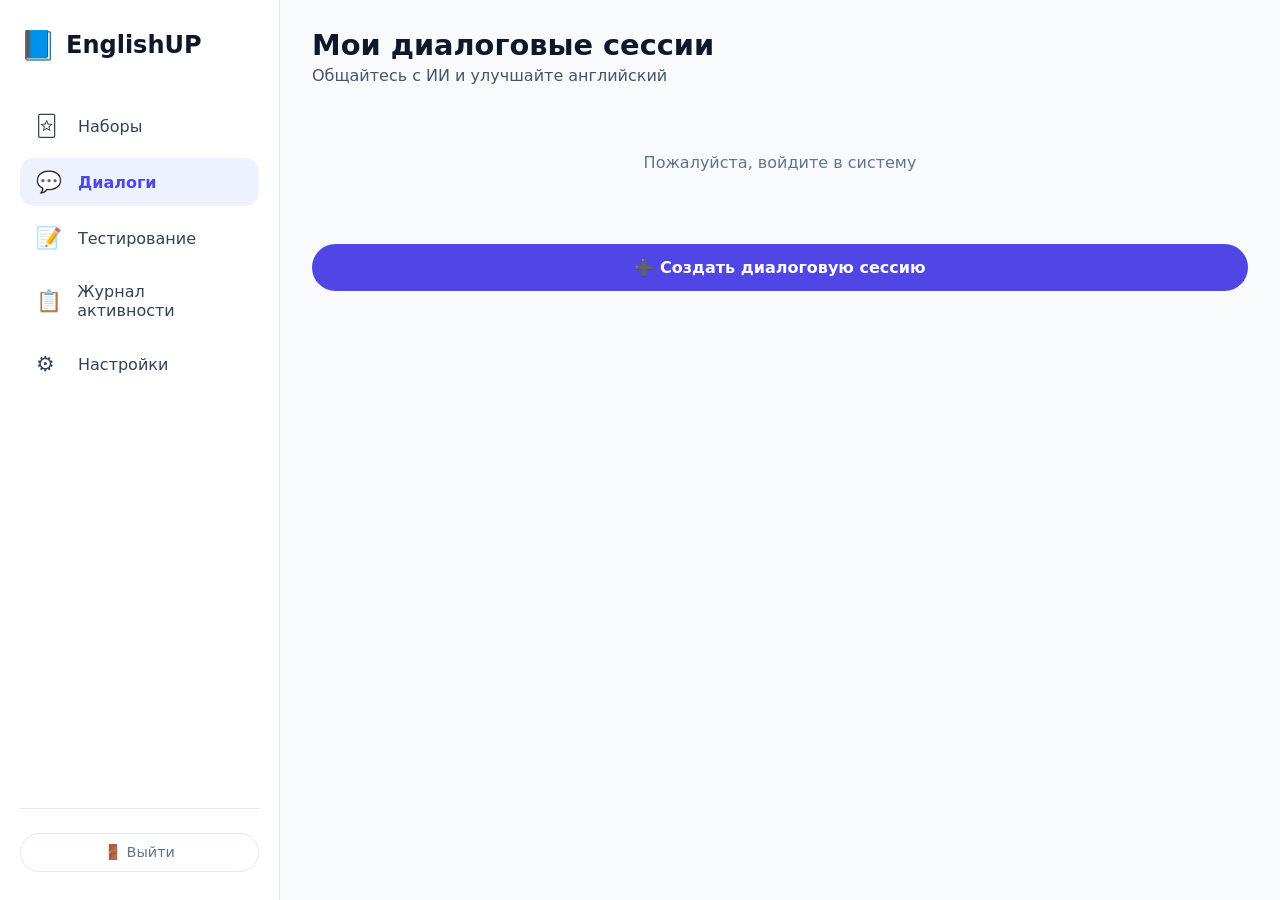
<file: app/dialog1.html>
<!DOCTYPE html>
<html lang="ru">
<head>
  <meta charset="UTF-8">
  <meta name="viewport" content="width=device-width, initial-scale=1.0, user-scalable=yes">
  <title>EnglishUP — Диалоги (список сессий)</title>
  <link rel="stylesheet" href="css/dialogs-1.css">
  <link rel="stylesheet" href="css/theme.css">
</head>
<body>

<div class="app-container">

  <!-- Боковая навигация (полностью как в index.html) -->
  <aside class="sidebar">
    <div class="logo">
      <span class="logo-icon">📘</span>
      <span>EnglishUP</span>
    </div>

    <nav class="nav">
      <div class="nav-item" data-view="cards">
        <span class="nav-icon">🃟</span>
        <span>Наборы</span>
      </div>
      <div class="nav-item active" data-view="dialogs">
        <span class="nav-icon">💬</span>
        <span>Диалоги</span>
      </div>
      <div class="nav-item" data-view="testing">
        <span class="nav-icon">📝</span>
        <span>Тестирование</span>
      </div>
      <div class="nav-item" data-view="journal">
        <span class="nav-icon">📋</span>
        <span>Журнал активности</span>
      </div>
      <div class="nav-item" data-view="settings">
        <span class="nav-icon">⚙️</span>
        <span>Настройки</span>
      </div>
    </nav>
     <div class="user-info">
  	<button class="logout-btn" onclick="logout()">🚪 Выйти</button>
    </div>
  
    </aside>

  <!-- Основной контент (список диалогов) -->
  <main class="main-content">
    <header class="content-header">
      <button class="mobile-menu-btn" id="mobileMenuBtn">☰</button>
      <div class="greeting">
        <h1>Мои диалоговые сессии</h1>
        <p>Общайтесь с ИИ и улучшайте английский</p>
      </div>
    </header>

    <!-- Контейнер со списком диалогов -->
    <div class="sessions-container" id="sessionsContainer">
      <!-- динамическая загрузка из JS -->
    </div>

    <!-- Кнопка создания новой сессии -->
    <div class="action-bottom">
      <button id="createNewSessionBtn" class="btn-primary btn-large">➕ Создать диалоговую сессию</button>
    </div>
  </main>
</div>

<!-- Тостер для отмены удаления -->
<div id="undoToast" class="undo-toast hidden">
  <span>🗑️ Диалог удалён</span>
  <button id="undoDeleteBtn">↩️ Вернуть</button>
</div>
<!-- Модальное окно подтверждения удаления -->
<div id="confirmDeleteModal" class="modal hidden">
  <div class="modal-content">
    <div class="modal-icon">⚠️</div>
    <h3>Подтверждение удаления</h3>
    <p id="deleteMessage">Вы уверены, что хотите удалить этот диалог?</p>
    <div class="modal-buttons">
      <button id="confirmDeleteYesBtn" class="modal-btn danger">Да, удалить</button>
      <button id="confirmDeleteNoBtn" class="modal-btn secondary">Отмена</button>
    </div>
  </div>
</div>

<script src="js/dialogs-1.js"></script>
<script src="js/navigation.js"></script>
<script src="js/theme.js"></script>
</body>
</html>
</file>
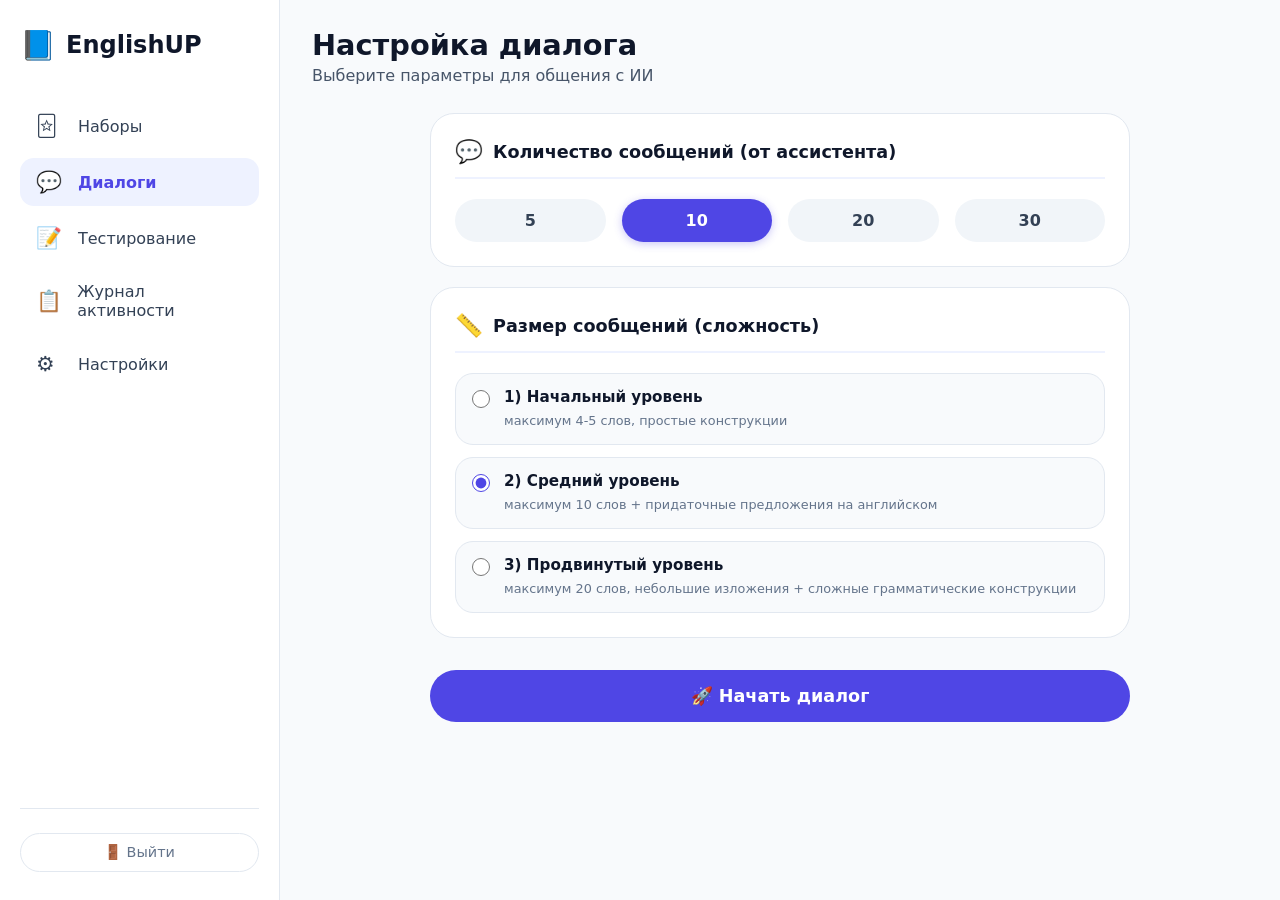
<file: app/dialog2.html>
<!DOCTYPE html>
<html lang="ru">
<head>
  <meta charset="UTF-8">
  <meta name="viewport" content="width=device-width, initial-scale=1.0, user-scalable=yes">
  <title>EnglishUP — Настройка диалога</title>
  <link rel="stylesheet" href="css/dialog-setup.css">
  <link rel="stylesheet" href="css/theme.css">
</head>
<body>

<div class="app-container">

  <!-- Боковая навигация -->
  <aside class="sidebar">
    <div class="logo">
      <span class="logo-icon">📘</span>
      <span>EnglishUP</span>
    </div>

    <nav class="nav">
      <div class="nav-item" data-view="cards">
        <span class="nav-icon">🃟</span>
        <span>Наборы</span>
      </div>
      <div class="nav-item active" data-view="dialogs">
        <span class="nav-icon">💬</span>
        <span>Диалоги</span>
      </div>
      <div class="nav-item" data-view="testing">
        <span class="nav-icon">📝</span>
        <span>Тестирование</span>
      </div>
      <div class="nav-item" data-view="journal">
        <span class="nav-icon">📋</span>
        <span>Журнал активности</span>
      </div>
      <div class="nav-item" data-view="settings">
        <span class="nav-icon">⚙️</span>
        <span>Настройки</span>
      </div>
    </nav>

    <div class="user-info">
      <button class="logout-btn" onclick="logout()">🚪 Выйти</button>
    </div>
  </aside>

  <!-- Основной контент — настройка диалога -->
  <main class="main-content">
    <header class="content-header">
      <button class="mobile-menu-btn" id="mobileMenuBtn">☰</button>
      <div class="greeting">
        <h1>Настройка диалога</h1>
        <p>Выберите параметры для общения с ИИ</p>
      </div>
    </header>

    <div class="setup-container">

      <!-- 1. Количество сообщений -->
      <div class="setup-card">
        <div class="setup-label">
          <span class="setup-icon">💬</span>
          <span>Количество сообщений (от ассистента)</span>
        </div>
        <div class="radio-group" id="msgCountGroup">
          <label class="radio-card">
            <input type="radio" name="msgCount" value="5">
            <span>5</span>
          </label>
          <label class="radio-card">
            <input type="radio" name="msgCount" value="10" checked>
            <span>10</span>
          </label>
          <label class="radio-card">
            <input type="radio" name="msgCount" value="20">
            <span>20</span>
          </label>
          <label class="radio-card">
            <input type="radio" name="msgCount" value="30">
            <span>30</span>
          </label>
        </div>
      </div>

      <!-- 2. Размер сообщений (сложность) -->
      <div class="setup-card">
        <div class="setup-label">
          <span class="setup-icon">📏</span>
          <span>Размер сообщений (сложность)</span>
        </div>
        <div class="radio-group-vertical" id="complexityGroup">
          <label class="radio-option">
            <input type="radio" name="complexity" value="easy">
            <div class="option-content">
              <div class="option-title">1) Начальный уровень</div>
              <div class="option-desc">максимум 4-5 слов, простые конструкции</div>
            </div>
          </label>
          <label class="radio-option">
            <input type="radio" name="complexity" value="medium" checked>
            <div class="option-content">
              <div class="option-title">2) Средний уровень</div>
              <div class="option-desc">максимум 10 слов + придаточные предложения на английском</div>
            </div>
          </label>
          <label class="radio-option">
            <input type="radio" name="complexity" value="hard">
            <div class="option-content">
              <div class="option-title">3) Продвинутый уровень</div>
              <div class="option-desc">максимум 20 слов, небольшие изложения + сложные грамматические конструкции</div>
            </div>
          </label>
        </div>
      </div>

      <!-- Кнопка старта диалога -->
      <button id="startDialogBtn" class="btn-primary btn-large">🚀 Начать диалог</button>

    </div>
  </main>
</div>

<script src="js/dialog-setup.js"></script>
<script src="js/navigation.js"></script>
<script src="js/theme.js"></script>
</body>
</html>
</file>
<file: app/css/dialogs-1.css>
/* Наследуем основные стили из style.css */
* {
  margin: 0;
  padding: 0;
  box-sizing: border-box;
  font-family: system-ui, -apple-system, 'Segoe UI', Roboto, 'Inter', sans-serif;
}

body {
  background: #f1f5f9;
  height: 100vh;
  overflow: hidden;
}

.app-container {
  display: flex;
  height: 100vh;
  width: 100%;
}

/* ===== САЙДБАР (скопирован из style.css) ===== */
.sidebar {
  width: 280px;
  background: white;
  border-right: 1px solid #e2e8f0;
  display: flex;
  flex-direction: column;
  justify-content: space-between;
  padding: 28px 20px;
  transition: transform 0.2s ease;
  z-index: 10;
}

.logo {
  display: flex;
  align-items: center;
  gap: 10px;
  font-size: 1.5rem;
  font-weight: 700;
  color: #0f172a;
  margin-bottom: 40px;
}
.logo-icon {
  font-size: 1.8rem;
}

.nav {
  display: flex;
  flex-direction: column;
  gap: 8px;
  flex: 1;
}

.nav-item {
  display: flex;
  align-items: center;
  gap: 14px;
  padding: 12px 16px;
  border-radius: 14px;
  font-size: 1rem;
  font-weight: 500;
  color: #334155;
  cursor: pointer;
  transition: all 0.2s;
}
.nav-item:hover {
  background: #f1f5f9;
  color: #0f172a;
}
.nav-item.active {
  background: #eef2ff;
  color: #4f46e5;
  font-weight: 600;
}
.nav-icon {
  font-size: 1.3rem;
  width: 28px;
}

.user-info {
  padding-top: 24px;
  border-top: 1px solid #e2e8f0;
  margin-top: 20px;
}

.logout-btn {
  width: 100%;
  background: none;
  border: 1px solid #e2e8f0;
  padding: 10px 16px;
  border-radius: 40px;
  cursor: pointer;
  font-size: 0.9rem;
  font-weight: 500;
  color: #64748b;
  transition: all 0.2s;
  display: flex;
  align-items: center;
  justify-content: center;
  gap: 8px;
}

.logout-btn:hover {
  background: #fee2e2;
  border-color: #dc2626;
  color: #dc2626;
}


.user-avatar {
  width: 44px;
  height: 44px;
  background: #4f46e5;
  color: white;
  font-weight: 600;
  font-size: 1.2rem;
  display: flex;
  align-items: center;
  justify-content: center;
  border-radius: 40px;
}
.user-details {
  line-height: 1.3;
}
.user-name {
  font-weight: 700;
  color: #0f172a;
}
.user-id {
  font-size: 0.75rem;
  color: #64748b;
}

/* ===== ОСНОВНОЙ КОНТЕНТ ===== */
.main-content {
  flex: 1;
  overflow-y: auto;
  padding: 28px 32px;
  background: #f8fafc;
}

.content-header {
  display: flex;
  align-items: center;
  gap: 20px;
  margin-bottom: 28px;
}
.mobile-menu-btn {
  display: none;
  font-size: 1.8rem;
  background: none;
  border: none;
  cursor: pointer;
  color: #1e293b;
}
.greeting h1 {
  font-size: 1.8rem;
  font-weight: 700;
  color: #0f172a;
}
.greeting p {
  color: #475569;
  margin-top: 4px;
}

/* ===== СПИСОК ДИАЛОГОВ ===== */
.sessions-container {
  display: flex;
  flex-direction: column;
  gap: 12px;
  margin-bottom: 32px;
}

.session-card {
  background: white;
  border-radius: 20px;
  padding: 18px 24px;
  display: flex;
  justify-content: space-between;
  align-items: center;
  border: 1px solid #e2e8f0;
  transition: all 0.2s;
  cursor: pointer;
}
.session-card:hover {
  box-shadow: 0 4px 12px rgba(0,0,0,0.05);
  border-color: #cbd5e1;
}

.session-info {
  flex: 1;
}

.session-title {
  font-weight: 700;
  font-size: 1.1rem;
  color: #0f172a;
  margin-bottom: 6px;
}

.session-date {
  font-size: 0.75rem;
  color: #64748b;
  display: flex;
  align-items: center;
  gap: 6px;
}
.session-date::before {
  content: "📅";
  font-size: 0.7rem;
}

.delete-session-btn {
  background: none;
  border: none;
  font-size: 1.3rem;
  cursor: pointer;
  padding: 8px 12px;
  border-radius: 40px;
  transition: 0.1s;
  color: #94a3b8;
}
.delete-session-btn:hover {
  background: #fee2e2;
  color: #dc2626;
}

.action-bottom {
  margin-top: 16px;
}

.btn-large {
  width: 100%;
  padding: 14px 24px;
  font-size: 1rem;
}

.btn-primary {
  background: #4f46e5;
  color: white;
  border: none;
  border-radius: 40px;
  font-weight: 600;
  cursor: pointer;
  transition: 0.1s;
}
.btn-primary:hover {
  background: #4338ca;
}

/* ===== TOAST ДЛЯ ОТМЕНЫ УДАЛЕНИЯ ===== */
.undo-toast {
  position: fixed;
  bottom: 30px;
  left: 50%;
  transform: translateX(-50%);
  background: #1e293b;
  color: white;
  padding: 12px 24px;
  border-radius: 60px;
  display: flex;
  gap: 24px;
  align-items: center;
  z-index: 1000;
  box-shadow: 0 4px 12px rgba(0,0,0,0.2);
  white-space: nowrap;
}
.undo-toast button {
  background: none;
  border: none;
  color: #facc15;
  font-weight: bold;
  cursor: pointer;
  font-size: 0.9rem;
}
.hidden {
  display: none;
}

/* ===== АДАПТИВ ===== */
@media (max-width: 720px) {
  .sidebar {
    position: fixed;
    left: -280px;
    top: 0;
    height: 100%;
    transition: left 0.2s ease;
  }
  .sidebar.open {
    left: 0;
  }
  .mobile-menu-btn {
    display: block;
  }
  .main-content {
    padding: 20px;
  }
  .session-card {
    padding: 14px 18px;
  }
  .undo-toast {
    white-space: normal;
    text-align: center;
    gap: 16px;
  }
}
.session-stats {
    display: flex;
    gap: 10px;
    margin-top: 8px;
    font-size: 12px;
    color: #64748b;
}

.report-section {
    margin-bottom: 20px;
    padding-bottom: 15px;
    border-bottom: 1px solid #e2e8f0;
}

.report-section h4 {
    margin-bottom: 10px;
    color: #1e293b;
}

.report-section ul {
    margin: 0;
    padding-left: 20px;
}

.report-section li {
    margin-bottom: 8px;
}
/* Модальное окно */
.modal {
  position: fixed;
  top: 0;
  left: 0;
  width: 100%;
  height: 100%;
  background: rgba(0, 0, 0, 0.5);
  display: flex;
  align-items: center;
  justify-content: center;
  z-index: 3000;
}

.modal.hidden {
  display: none;
}

.modal-content {
  background: white;
  border-radius: 24px;
  padding: 32px;
  max-width: 400px;
  width: 90%;
  text-align: center;
  animation: modalSlideIn 0.3s ease;
}

@keyframes modalSlideIn {
  from {
    opacity: 0;
    transform: scale(0.9);
  }
  to {
    opacity: 1;
    transform: scale(1);
  }
}

.modal-icon {
  font-size: 48px;
  margin-bottom: 16px;
}

.modal-content h3 {
  margin-bottom: 12px;
  color: #0f172a;
}

.modal-content p {
  color: #475569;
  margin-bottom: 24px;
}

.modal-buttons {
  display: flex;
  gap: 12px;
  justify-content: center;
}

.modal-btn {
  padding: 10px 24px;
  border: none;
  border-radius: 12px;
  font-size: 14px;
  font-weight: 600;
  cursor: pointer;
  transition: all 0.2s;
}

.modal-btn.danger {
  background: #dc2626;
  color: white;
}

.modal-btn.danger:hover {
  background: #b91c1c;
  transform: translateY(-2px);
}

.modal-btn.secondary {
  background: #e2e8f0;
  color: #475569;
}

.modal-btn.secondary:hover {
  background: #cbd5e1;
  transform: translateY(-2px);
}
</file>
<file: app/css/theme.css>
﻿/* theme.css - глобальные стили для тёмной темы */

body.dark-theme {
  background: #0f172a;
}

body.dark-theme .sidebar {
  background: #1e293b;
  border-right-color: #334155;
}

body.dark-theme .logo,
body.dark-theme .nav-item,
body.dark-theme .user-name {
  color: #e2e8f0;
}

body.dark-theme .nav-item:hover {
  background: #334155;
}

body.dark-theme .nav-item.active {
  background: #4f46e5;
  color: white;
}

body.dark-theme .main-content {
  background: #0f172a;
}

body.dark-theme .greeting h1,
body.dark-theme h2 {
  color: #e2e8f0;
}

body.dark-theme .greeting p {
  color: #94a3b8;
}

body.dark-theme .set-card,
body.dark-theme .session-card,
body.dark-theme .question-card,
body.dark-theme .stats-card,
body.dark-theme .journal-card,
body.dark-theme .settings-card {
  background: #1e293b;
  border-color: #334155;
}

body.dark-theme .set-info h3,
body.dark-theme .session-title,
body.dark-theme .question-text,
body.dark-theme .stat-value,
body.dark-theme .card-header h2,
body.dark-theme .info-label {
  color: #e2e8f0;
}

body.dark-theme .card-count,
body.dark-theme .session-date,
body.dark-theme .stat-label,
body.dark-theme .question-topic,
body.dark-theme .info-value,
body.dark-theme .action-date,
body.dark-theme .action-type,
body.dark-theme .test-stats {
  color: #94a3b8;
}

body.dark-theme .logout-btn {
  border-color: #334155;
  color: #94a3b8;
}

body.dark-theme .logout-btn:hover {
  background: #334155;
  border-color: #ef4444;
  color: #ef4444;
}

body.dark-theme .answer-option {
  background: #334155;
  border-color: #475569;
}

body.dark-theme .answer-option label {
  color: #e2e8f0;
}

body.dark-theme .answer-option.selected {
  background: #4f46e5;
  border-color: #4f46e5;
}

body.dark-theme .btn-primary {
  background: #4f46e5;
}

body.dark-theme .btn-secondary {
  background: #334155;
  border-color: #475569;
  color: #e2e8f0;
}

body.dark-theme .btn-secondary:hover {
  background: #475569;
}

body.dark-theme .modal-content {
  background: #1e293b;
}

body.dark-theme .modal-content h3,
body.dark-theme .result-label {
  color: #e2e8f0;
}

body.dark-theme .result-content {
  background: #0f172a;
}

body.dark-theme .result-value {
  color: #4f46e5;
}

/* ========== ЖУРНАЛ АКТИВНОСТИ (ТЁМНАЯ ТЕМА) ========== */

/* Основной контент */
body.dark-theme .journal-card {
  background: #1e293b;
  border-color: #334155;
}

body.dark-theme .card-header {
  border-bottom-color: #334155;
}

body.dark-theme .card-header h2 {
  color: #e2e8f0;
}

body.dark-theme .action-item {
  border-bottom-color: #334155;
}

body.dark-theme .action-date,
body.dark-theme .set-title {
  color: #e2e8f0;
}

body.dark-theme .action-type,
body.dark-theme .test-stats,
body.dark-theme .progress-stats,
body.dark-theme .test-details {
  color: #94a3b8;
}

body.dark-theme .test-date {
  color: #f1f5f9;
}

body.dark-theme .test-level {
  color: #818cf8;
}

body.dark-theme .progress-bar-bg {
  background: #334155;
}

body.dark-theme .empty-message {
  color: #94a3b8;
}

body.dark-theme .delete-action-btn,
body.dark-theme .delete-test-btn {
  color: #94a3b8;
}

body.dark-theme .delete-action-btn:hover,
body.dark-theme .delete-test-btn:hover {
  background: #7f1d1d;
  color: #fca5a5;
}

/* Модальное окно в тёмной теме */
body.dark-theme .modal-content {
  background: #1e293b;
}

body.dark-theme .modal-content h3 {
  color: #e2e8f0;
}

body.dark-theme .modal-content p {
  color: #94a3b8;
}

body.dark-theme .modal-btn.secondary {
  background: #334155;
  color: #cbd5e1;
}

body.dark-theme .modal-btn.secondary:hover {
  background: #475569;
}

/* Toast в тёмной теме */
body.dark-theme .toast {
  background: #334155;
  color: #e2e8f0;
}

body.dark-theme .toast.success {
  background: #065f46;
  color: white;
}

body.dark-theme .toast.error {
  background: #7f1d1d;
  color: white;
}
</file>
<file: app/css/dialog-setup.css>
* {
  margin: 0;
  padding: 0;
  box-sizing: border-box;
  font-family: system-ui, -apple-system, 'Segoe UI', Roboto, 'Inter', sans-serif;
}

body {
  background: #f1f5f9;
  height: 100vh;
  overflow: hidden;
}

.app-container {
  display: flex;
  height: 100vh;
  width: 100%;
}

/* ===== САЙДБАР (полностью из style.css) ===== */
.sidebar {
  width: 280px;
  background: white;
  border-right: 1px solid #e2e8f0;
  display: flex;
  flex-direction: column;
  justify-content: space-between;
  padding: 28px 20px;
  transition: transform 0.2s ease;
  z-index: 10;
}

.logo {
  display: flex;
  align-items: center;
  gap: 10px;
  font-size: 1.5rem;
  font-weight: 700;
  color: #0f172a;
  margin-bottom: 40px;
}
.logo-icon {
  font-size: 1.8rem;
}

.nav {
  display: flex;
  flex-direction: column;
  gap: 8px;
  flex: 1;
}

.nav-item {
  display: flex;
  align-items: center;
  gap: 14px;
  padding: 12px 16px;
  border-radius: 14px;
  font-size: 1rem;
  font-weight: 500;
  color: #334155;
  cursor: pointer;
  transition: all 0.2s;
}
.nav-item:hover {
  background: #f1f5f9;
  color: #0f172a;
}
.nav-item.active {
  background: #eef2ff;
  color: #4f46e5;
  font-weight: 600;
}
.nav-icon {
  font-size: 1.3rem;
  width: 28px;
}

.user-info {
  padding-top: 24px;
  border-top: 1px solid #e2e8f0;
  margin-top: 20px;
}

.logout-btn {
  width: 100%;
  background: none;
  border: 1px solid #e2e8f0;
  padding: 10px 16px;
  border-radius: 40px;
  cursor: pointer;
  font-size: 0.9rem;
  font-weight: 500;
  color: #64748b;
  transition: all 0.2s;
  display: flex;
  align-items: center;
  justify-content: center;
  gap: 8px;
}

.logout-btn:hover {
  background: #fee2e2;
  border-color: #dc2626;
  color: #dc2626;
}

.user-avatar {
  width: 44px;
  height: 44px;
  background: #4f46e5;
  color: white;
  font-weight: 600;
  font-size: 1.2rem;
  display: flex;
  align-items: center;
  justify-content: center;
  border-radius: 40px;
}
.user-details {
  line-height: 1.3;
}
.user-name {
  font-weight: 700;
  color: #0f172a;
}
.user-id {
  font-size: 0.75rem;
  color: #64748b;
}

/* ===== ОСНОВНОЙ КОНТЕНТ ===== */
.main-content {
  flex: 1;
  overflow-y: auto;
  padding: 28px 32px;
  background: #f8fafc;
}

.content-header {
  display: flex;
  align-items: center;
  gap: 20px;
  margin-bottom: 28px;
}
.mobile-menu-btn {
  display: none;
  font-size: 1.8rem;
  background: none;
  border: none;
  cursor: pointer;
  color: #1e293b;
}
.greeting h1 {
  font-size: 1.8rem;
  font-weight: 700;
  color: #0f172a;
}
.greeting p {
  color: #475569;
  margin-top: 4px;
}

/* ===== НАСТРОЙКИ ===== */
.setup-container {
  max-width: 700px;
  margin: 0 auto;
}

.setup-card {
  background: white;
  border-radius: 24px;
  padding: 24px;
  margin-bottom: 20px;
  border: 1px solid #e2e8f0;
  transition: 0.2s;
}

.setup-label {
  display: flex;
  align-items: center;
  gap: 10px;
  font-weight: 700;
  font-size: 1.1rem;
  color: #0f172a;
  margin-bottom: 20px;
  padding-bottom: 12px;
  border-bottom: 2px solid #eef2ff;
}
.setup-icon {
  font-size: 1.4rem;
}

/* горизонтальные радио-кнопки (количество сообщений) */
.radio-group {
  display: flex;
  gap: 16px;
  flex-wrap: wrap;
}
.radio-card {
  flex: 1;
  min-width: 70px;
  text-align: center;
  cursor: pointer;
}
.radio-card input {
  display: none;
}
.radio-card span {
  display: block;
  padding: 12px 20px;
  background: #f1f5f9;
  border-radius: 40px;
  font-weight: 600;
  color: #334155;
  transition: 0.1s;
  cursor: pointer;
}
.radio-card input:checked + span {
  background: #4f46e5;
  color: white;
  box-shadow: 0 2px 8px rgba(79,70,229,0.3);
}

/* вертикальные радио-кнопки (сложность и тип диалога) */
.radio-group-vertical {
  display: flex;
  flex-direction: column;
  gap: 12px;
}
.radio-option {
  display: flex;
  align-items: flex-start;
  gap: 14px;
  padding: 14px 16px;
  background: #f8fafc;
  border-radius: 18px;
  cursor: pointer;
  transition: 0.1s;
  border: 1px solid #e2e8f0;
}
.radio-option:hover {
  background: #f1f5f9;
}
.radio-option input {
  margin-top: 2px;
  accent-color: #4f46e5;
  width: 18px;
  height: 18px;
  cursor: pointer;
}
.option-content {
  flex: 1;
}
.option-title {
  font-weight: 600;
  color: #0f172a;
  margin-bottom: 6px;
  font-size: 0.95rem;
}
.option-desc {
  font-size: 0.8rem;
  color: #64748b;
  line-height: 1.4;
}

/* список наборов карточек */
.sets-list {
  display: flex;
  flex-direction: column;
  gap: 10px;
  max-height: 250px;
  overflow-y: auto;
}
.set-option {
  display: flex;
  align-items: center;
  gap: 14px;
  padding: 12px 16px;
  background: #f8fafc;
  border-radius: 16px;
  cursor: pointer;
  border: 1px solid #e2e8f0;
  transition: 0.1s;
}
.set-option:hover {
  background: #f1f5f9;
}
.set-option input {
  accent-color: #4f46e5;
  width: 18px;
  height: 18px;
  cursor: pointer;
}
.set-option label {
  flex: 1;
  cursor: pointer;
  font-weight: 500;
  color: #0f172a;
}
.set-option .set-count {
  font-size: 0.7rem;
  color: #64748b;
  margin-left: 8px;
}
.hint-text {
  font-size: 0.75rem;
  color: #64748b;
  margin-top: 14px;
  padding-top: 10px;
  border-top: 1px solid #e2e8f0;
}

/* кнопка старта */
.btn-large {
  width: 100%;
  padding: 16px 24px;
  font-size: 1.1rem;
  margin-top: 12px;
}
.btn-primary {
  background: #4f46e5;
  color: white;
  border: none;
  border-radius: 60px;
  font-weight: 700;
  cursor: pointer;
  transition: 0.1s;
}
.btn-primary:hover {
  background: #4338ca;
  transform: scale(0.98);
}

/* скрытый блок (показывается только при выборе вокабуляра) */
.hidden-block {
  display: none;
}

/* адаптив */
@media (max-width: 720px) {
  .sidebar {
    position: fixed;
    left: -280px;
    top: 0;
    height: 100%;
    transition: left 0.2s ease;
  }
  .sidebar.open {
    left: 0;
  }
  .mobile-menu-btn {
    display: block;
  }
  .main-content {
    padding: 20px;
  }
  .setup-card {
    padding: 18px;
  }
  .radio-card span {
    padding: 10px 16px;
    font-size: 0.9rem;
  }
}
</file>
